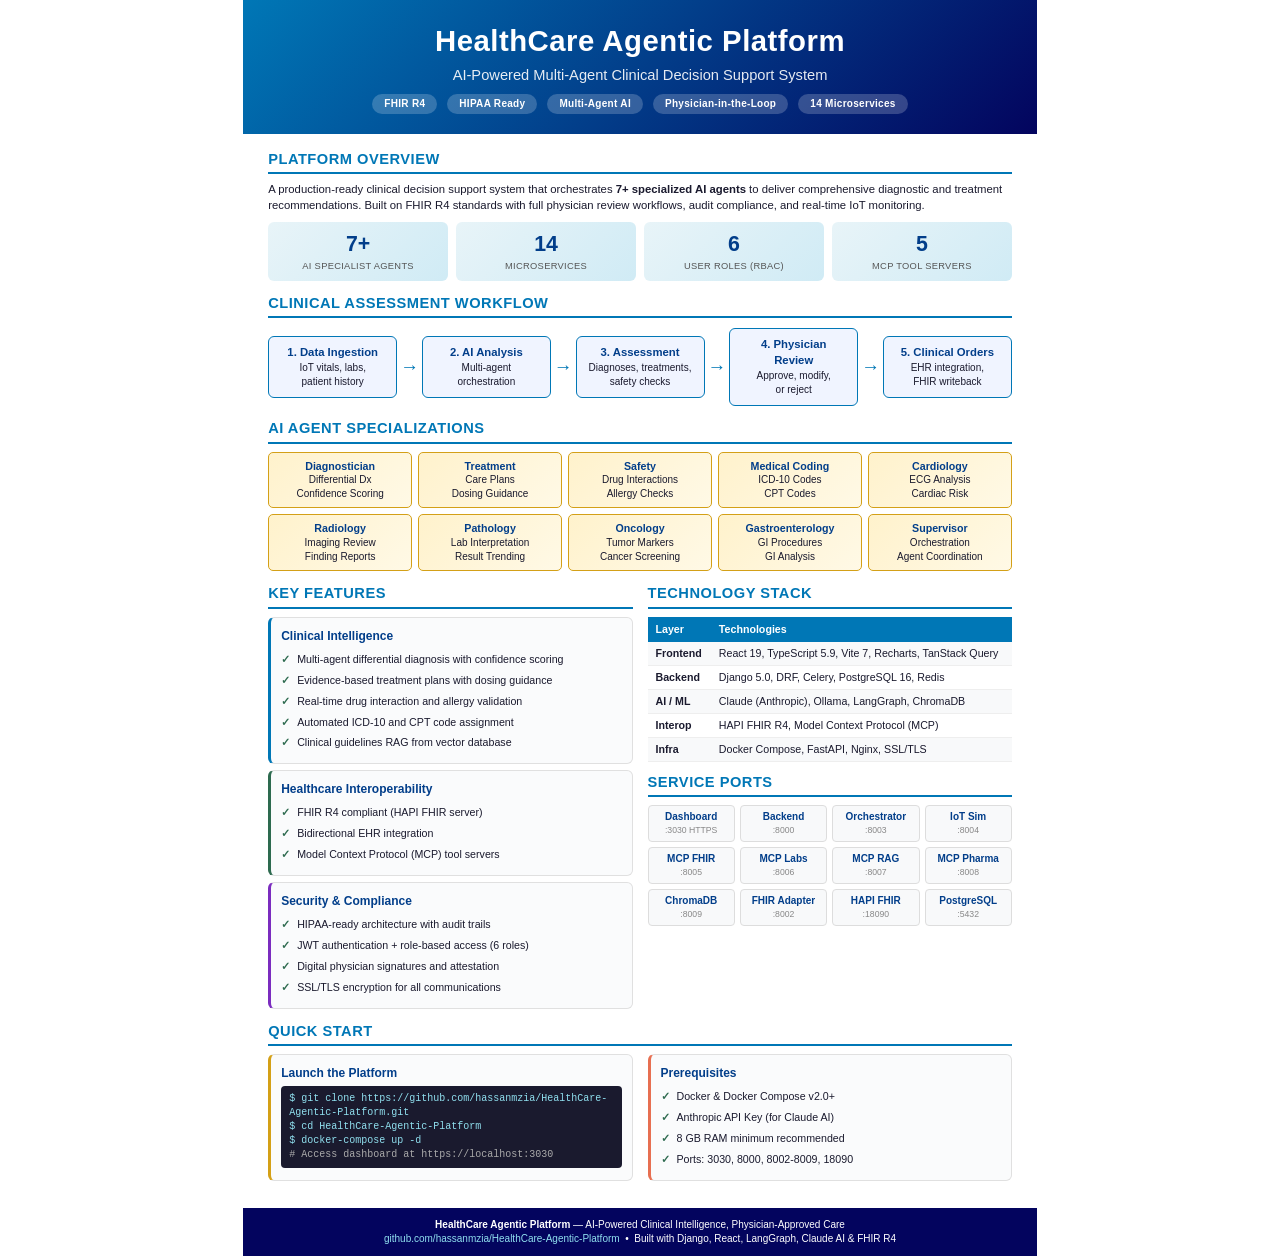
<file: docs/PROJECT_OVERVIEW.html>
<!DOCTYPE html>
<html lang="en">
<head>
    <meta charset="UTF-8">
    <meta name="viewport" content="width=device-width, initial-scale=1.0">
    <title>HealthCare Agentic Platform — Project Overview</title>
    <style>
        @page { size: A4; margin: 0; }
        * { margin: 0; padding: 0; box-sizing: border-box; }
        body {
            font-family: 'Segoe UI', Tahoma, Geneva, Verdana, sans-serif;
            width: 210mm; min-height: 297mm; margin: 0 auto;
            background: #ffffff; color: #1a1a2e; font-size: 9pt;
            line-height: 1.4;
        }

        /* Header */
        .header {
            background: linear-gradient(135deg, #0077B6 0%, #023E8A 50%, #03045E 100%);
            color: white; padding: 20px 30px; text-align: center;
        }
        .header h1 { font-size: 22pt; font-weight: 700; margin-bottom: 4px; letter-spacing: 0.5px; }
        .header .subtitle { font-size: 11pt; opacity: 0.9; font-weight: 300; }
        .header .badges { margin-top: 8px; display: flex; justify-content: center; gap: 10px; }
        .header .badge {
            background: rgba(255,255,255,0.2); padding: 3px 12px; border-radius: 12px;
            font-size: 7.5pt; font-weight: 600; letter-spacing: 0.3px;
        }

        /* Content */
        .content { padding: 15px 25px; }

        /* Two Column Layout */
        .two-col { display: grid; grid-template-columns: 1fr 1fr; gap: 15px; margin-bottom: 12px; }
        .three-col { display: grid; grid-template-columns: 1fr 1fr 1fr; gap: 10px; margin-bottom: 12px; }

        /* Section */
        .section { margin-bottom: 12px; }
        .section-title {
            font-size: 11pt; font-weight: 700; color: #0077B6;
            border-bottom: 2px solid #0077B6; padding-bottom: 3px; margin-bottom: 8px;
            text-transform: uppercase; letter-spacing: 0.5px;
        }

        /* Cards */
        .card {
            border: 1px solid #e0e0e0; border-radius: 6px; padding: 10px;
            background: #fafbfc; border-left: 3px solid #0077B6;
        }
        .card h3 { font-size: 9pt; color: #023E8A; margin-bottom: 4px; }
        .card p { font-size: 8pt; color: #444; }
        .card.green { border-left-color: #2d6a4f; }
        .card.orange { border-left-color: #e76f51; }
        .card.purple { border-left-color: #7b2cbf; }
        .card.gold { border-left-color: #d4a017; }

        /* Agent Grid */
        .agent-grid { display: grid; grid-template-columns: repeat(5, 1fr); gap: 6px; margin-top: 6px; }
        .agent-box {
            background: linear-gradient(135deg, #fff2cc, #fff9e6);
            border: 1px solid #d4a017; border-radius: 5px;
            padding: 6px; text-align: center; font-size: 7.5pt;
        }
        .agent-box strong { display: block; font-size: 8pt; color: #023E8A; }

        /* Tech Stack Table */
        .tech-table { width: 100%; border-collapse: collapse; font-size: 8pt; }
        .tech-table th {
            background: #0077B6; color: white; padding: 5px 8px;
            text-align: left; font-size: 8pt;
        }
        .tech-table td { padding: 4px 8px; border-bottom: 1px solid #eee; }
        .tech-table tr:nth-child(even) { background: #f8f9fa; }

        /* Architecture Flow */
        .flow {
            display: flex; align-items: center; justify-content: center;
            gap: 0; margin: 10px 0; flex-wrap: nowrap;
        }
        .flow-step {
            background: #f0f4ff; border: 1px solid #0077B6; border-radius: 6px;
            padding: 8px 10px; text-align: center; font-size: 7.5pt; flex: 1;
        }
        .flow-step strong { display: block; font-size: 8.5pt; color: #023E8A; }
        .flow-arrow { font-size: 14pt; color: #0077B6; padding: 0 3px; font-weight: bold; }

        /* Stats */
        .stats { display: grid; grid-template-columns: repeat(4, 1fr); gap: 8px; margin: 8px 0; }
        .stat-box {
            text-align: center; background: linear-gradient(135deg, #e8f4f8, #d0ebf5);
            border-radius: 6px; padding: 8px;
        }
        .stat-box .number { font-size: 16pt; font-weight: 800; color: #023E8A; }
        .stat-box .label { font-size: 7pt; color: #555; text-transform: uppercase; letter-spacing: 0.3px; }

        /* Services */
        .service-grid { display: grid; grid-template-columns: repeat(4, 1fr); gap: 5px; }
        .service {
            background: #f8f9fa; border: 1px solid #ddd; border-radius: 4px;
            padding: 4px 6px; font-size: 7pt; text-align: center;
        }
        .service strong { color: #023E8A; font-size: 7.5pt; }
        .service .port { color: #888; font-size: 6.5pt; }

        /* Footer */
        .footer {
            background: #03045E; color: white; padding: 10px 25px;
            text-align: center; font-size: 7.5pt;
            position: relative; bottom: 0;
        }
        .footer a { color: #90e0ef; text-decoration: none; }

        /* Key Features List */
        .features-list { list-style: none; padding: 0; }
        .features-list li {
            padding: 3px 0 3px 16px; font-size: 8pt; position: relative;
        }
        .features-list li::before {
            content: "\2713"; position: absolute; left: 0; color: #2d6a4f; font-weight: bold;
        }
    </style>
</head>
<body>

    <!-- Header -->
    <div class="header">
        <h1>HealthCare Agentic Platform</h1>
        <div class="subtitle">AI-Powered Multi-Agent Clinical Decision Support System</div>
        <div class="badges">
            <span class="badge">FHIR R4</span>
            <span class="badge">HIPAA Ready</span>
            <span class="badge">Multi-Agent AI</span>
            <span class="badge">Physician-in-the-Loop</span>
            <span class="badge">14 Microservices</span>
        </div>
    </div>

    <div class="content">

        <!-- Overview + Stats -->
        <div class="section">
            <div class="section-title">Platform Overview</div>
            <p style="font-size: 8.5pt; margin-bottom: 8px;">
                A production-ready clinical decision support system that orchestrates <strong>7+ specialized AI agents</strong>
                to deliver comprehensive diagnostic and treatment recommendations. Built on FHIR R4 standards with
                full physician review workflows, audit compliance, and real-time IoT monitoring.
            </p>
            <div class="stats">
                <div class="stat-box"><div class="number">7+</div><div class="label">AI Specialist Agents</div></div>
                <div class="stat-box"><div class="number">14</div><div class="label">Microservices</div></div>
                <div class="stat-box"><div class="number">6</div><div class="label">User Roles (RBAC)</div></div>
                <div class="stat-box"><div class="number">5</div><div class="label">MCP Tool Servers</div></div>
            </div>
        </div>

        <!-- Clinical Data Flow -->
        <div class="section">
            <div class="section-title">Clinical Assessment Workflow</div>
            <div class="flow">
                <div class="flow-step"><strong>1. Data Ingestion</strong>IoT vitals, labs,<br/>patient history</div>
                <div class="flow-arrow">&rarr;</div>
                <div class="flow-step"><strong>2. AI Analysis</strong>Multi-agent<br/>orchestration</div>
                <div class="flow-arrow">&rarr;</div>
                <div class="flow-step"><strong>3. Assessment</strong>Diagnoses, treatments,<br/>safety checks</div>
                <div class="flow-arrow">&rarr;</div>
                <div class="flow-step"><strong>4. Physician Review</strong>Approve, modify,<br/>or reject</div>
                <div class="flow-arrow">&rarr;</div>
                <div class="flow-step"><strong>5. Clinical Orders</strong>EHR integration,<br/>FHIR writeback</div>
            </div>
        </div>

        <!-- AI Agents -->
        <div class="section">
            <div class="section-title">AI Agent Specializations</div>
            <div class="agent-grid">
                <div class="agent-box"><strong>Diagnostician</strong>Differential Dx<br/>Confidence Scoring</div>
                <div class="agent-box"><strong>Treatment</strong>Care Plans<br/>Dosing Guidance</div>
                <div class="agent-box"><strong>Safety</strong>Drug Interactions<br/>Allergy Checks</div>
                <div class="agent-box"><strong>Medical Coding</strong>ICD-10 Codes<br/>CPT Codes</div>
                <div class="agent-box"><strong>Cardiology</strong>ECG Analysis<br/>Cardiac Risk</div>
                <div class="agent-box"><strong>Radiology</strong>Imaging Review<br/>Finding Reports</div>
                <div class="agent-box"><strong>Pathology</strong>Lab Interpretation<br/>Result Trending</div>
                <div class="agent-box"><strong>Oncology</strong>Tumor Markers<br/>Cancer Screening</div>
                <div class="agent-box"><strong>Gastroenterology</strong>GI Procedures<br/>GI Analysis</div>
                <div class="agent-box"><strong>Supervisor</strong>Orchestration<br/>Agent Coordination</div>
            </div>
        </div>

        <!-- Two Column: Features + Tech -->
        <div class="two-col">
            <!-- Key Features -->
            <div>
                <div class="section-title">Key Features</div>
                <div class="card" style="margin-bottom: 6px;">
                    <h3>Clinical Intelligence</h3>
                    <ul class="features-list">
                        <li>Multi-agent differential diagnosis with confidence scoring</li>
                        <li>Evidence-based treatment plans with dosing guidance</li>
                        <li>Real-time drug interaction and allergy validation</li>
                        <li>Automated ICD-10 and CPT code assignment</li>
                        <li>Clinical guidelines RAG from vector database</li>
                    </ul>
                </div>
                <div class="card green" style="margin-bottom: 6px;">
                    <h3>Healthcare Interoperability</h3>
                    <ul class="features-list">
                        <li>FHIR R4 compliant (HAPI FHIR server)</li>
                        <li>Bidirectional EHR integration</li>
                        <li>Model Context Protocol (MCP) tool servers</li>
                    </ul>
                </div>
                <div class="card purple">
                    <h3>Security & Compliance</h3>
                    <ul class="features-list">
                        <li>HIPAA-ready architecture with audit trails</li>
                        <li>JWT authentication + role-based access (6 roles)</li>
                        <li>Digital physician signatures and attestation</li>
                        <li>SSL/TLS encryption for all communications</li>
                    </ul>
                </div>
            </div>

            <!-- Technology Stack -->
            <div>
                <div class="section-title">Technology Stack</div>
                <table class="tech-table">
                    <tr><th>Layer</th><th>Technologies</th></tr>
                    <tr><td><strong>Frontend</strong></td><td>React 19, TypeScript 5.9, Vite 7, Recharts, TanStack Query</td></tr>
                    <tr><td><strong>Backend</strong></td><td>Django 5.0, DRF, Celery, PostgreSQL 16, Redis</td></tr>
                    <tr><td><strong>AI / ML</strong></td><td>Claude (Anthropic), Ollama, LangGraph, ChromaDB</td></tr>
                    <tr><td><strong>Interop</strong></td><td>HAPI FHIR R4, Model Context Protocol (MCP)</td></tr>
                    <tr><td><strong>Infra</strong></td><td>Docker Compose, FastAPI, Nginx, SSL/TLS</td></tr>
                </table>

                <div style="margin-top: 10px;">
                    <div class="section-title">Service Ports</div>
                    <div class="service-grid">
                        <div class="service"><strong>Dashboard</strong><br/><span class="port">:3030 HTTPS</span></div>
                        <div class="service"><strong>Backend</strong><br/><span class="port">:8000</span></div>
                        <div class="service"><strong>Orchestrator</strong><br/><span class="port">:8003</span></div>
                        <div class="service"><strong>IoT Sim</strong><br/><span class="port">:8004</span></div>
                        <div class="service"><strong>MCP FHIR</strong><br/><span class="port">:8005</span></div>
                        <div class="service"><strong>MCP Labs</strong><br/><span class="port">:8006</span></div>
                        <div class="service"><strong>MCP RAG</strong><br/><span class="port">:8007</span></div>
                        <div class="service"><strong>MCP Pharma</strong><br/><span class="port">:8008</span></div>
                        <div class="service"><strong>ChromaDB</strong><br/><span class="port">:8009</span></div>
                        <div class="service"><strong>FHIR Adapter</strong><br/><span class="port">:8002</span></div>
                        <div class="service"><strong>HAPI FHIR</strong><br/><span class="port">:18090</span></div>
                        <div class="service"><strong>PostgreSQL</strong><br/><span class="port">:5432</span></div>
                    </div>
                </div>
            </div>
        </div>

        <!-- Quick Start -->
        <div class="section">
            <div class="section-title">Quick Start</div>
            <div class="two-col">
                <div class="card gold">
                    <h3>Launch the Platform</h3>
                    <p style="font-family: 'Courier New', monospace; background: #1a1a2e; color: #90e0ef; padding: 6px 8px; border-radius: 4px; margin-top: 4px; font-size: 7.5pt;">
                        $ git clone https://github.com/hassanmzia/HealthCare-Agentic-Platform.git<br/>
                        $ cd HealthCare-Agentic-Platform<br/>
                        $ docker-compose up -d<br/>
                        <span style="color: #aaa;"># Access dashboard at https://localhost:3030</span>
                    </p>
                </div>
                <div class="card orange">
                    <h3>Prerequisites</h3>
                    <ul class="features-list">
                        <li>Docker & Docker Compose v2.0+</li>
                        <li>Anthropic API Key (for Claude AI)</li>
                        <li>8 GB RAM minimum recommended</li>
                        <li>Ports: 3030, 8000, 8002-8009, 18090</li>
                    </ul>
                </div>
            </div>
        </div>

    </div>

    <!-- Footer -->
    <div class="footer">
        <strong>HealthCare Agentic Platform</strong> &mdash; AI-Powered Clinical Intelligence, Physician-Approved Care<br/>
        <a href="https://github.com/hassanmzia/HealthCare-Agentic-Platform">github.com/hassanmzia/HealthCare-Agentic-Platform</a>
        &nbsp;&bull;&nbsp; Built with Django, React, LangGraph, Claude AI & FHIR R4
    </div>

</body>
</html>
</file>
